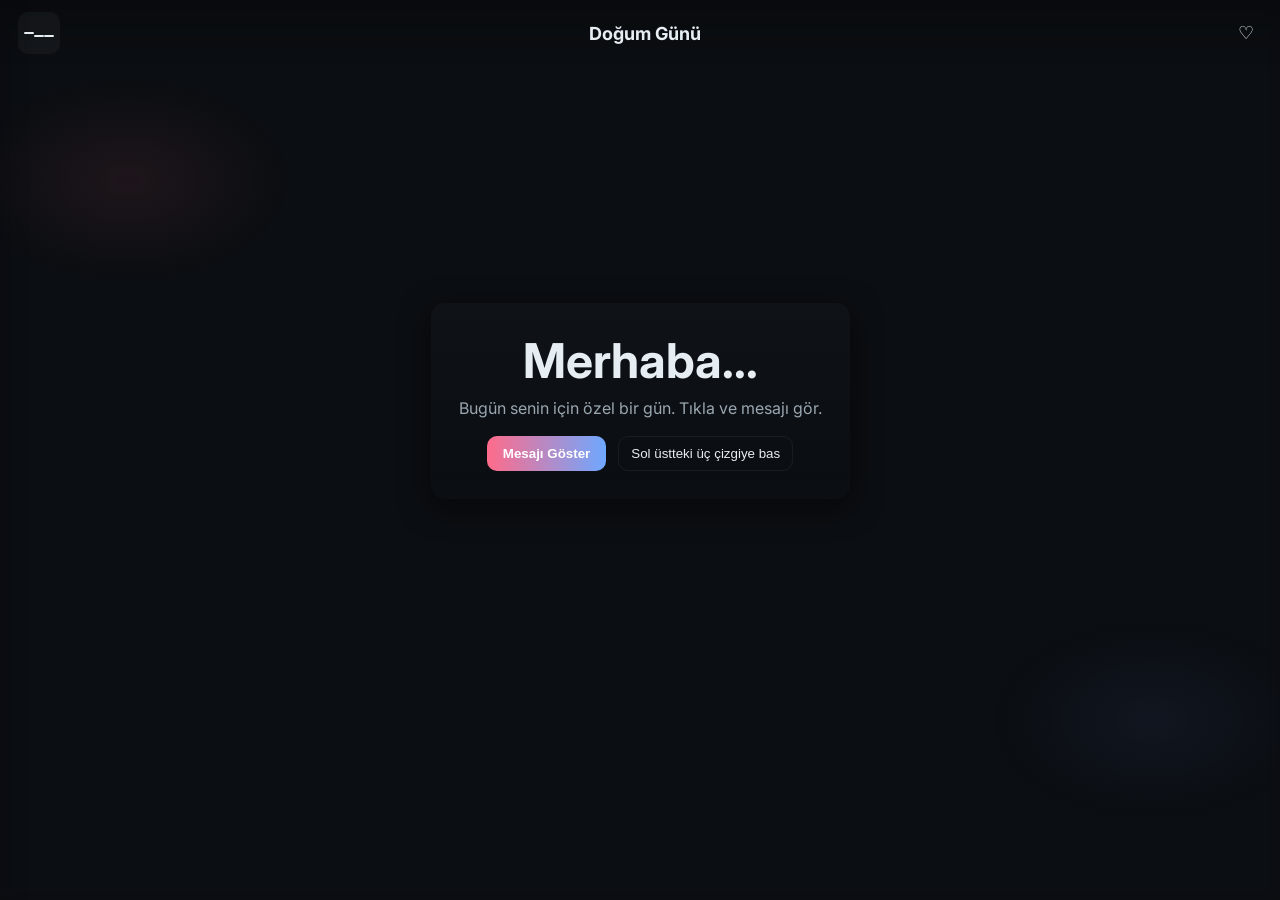
<file: index.html>
<!doctype html>
<html lang="tr">
<head>
  <meta charset="utf-8" />
  <meta name="viewport" content="width=device-width,initial-scale=1" />
  <title>Doğum Günü - Özel</title>
  <link href="https://fonts.googleapis.com/css2?family=Inter:wght@300;400;600;800&display=swap" rel="stylesheet">
  <link rel="stylesheet" href="/css/main.css">
</head>
<body>
  <div id="bg-anim"></div>
  <header class="topbar">
    <button id="hamburger" aria-label="Menüyü aç" class="hamburger" aria-expanded="false">
      <span></span><span></span><span></span>
    </button>
    <h1 id="site-title">Doğum Günü</h1>
    <button id="favorites-btn" aria-label="Favoriler" class="icon-btn">♡</button>
  </header>

  <main id="app" class="wrap">
    <section id="welcome" class="hero">
      <div class="hero-card">
        <h2 class="big">Merhaba...</h2>
        <p class="lead">Bugün senin için özel bir gün. Tıkla ve mesajı gör.</p>
        <div class="hero-actions">
          <button id="open-message" class="btn-primary">Mesajı Göster</button>
          <button id="more-hint" class="btn-ghost">Sol üstteki üç çizgiye bas</button>
        </div>
      </div>
    </section>
  </main>

  <nav id="side-menu" class="side-menu" aria-hidden="true">
    <div class="menu-inner">
      <div class="menu-header">
        <h3>Menü</h3>
        <button id="close-menu" class="close">✕</button>
      </div>
      <ul>
        <li><a href="#/siirler" data-link>Şiirler</a></li>
        <li><a href="#/itiraflar" data-link>İtiraflar</a></li>
        <li><a href="#/anilar" data-link>Anılar</a></li>
        <li><a href="#/muzikler" data-link>Müzikler</a></li>
        <li><a href="#/oyunlar" data-link>Oyunlar</a></li>
        <li><a href="#/etimoloji" data-link>Etimoloji</a></li>
        <li><a href="#/geribildirim" data-link>Geri Bildirim</a></li>
        <li><a href="#/temalar" data-link>Temalar</a></li>
      </ul>
    </div>
  </nav>

  <div id="favorites-popup" class="popup" aria-hidden="true">
    <h3>Favoriler</h3>
    <ul id="favorites-list"></ul>
    <div class="popup-foot"><button id="close-favs" class="btn-ghost">Kapat</button></div>
  </div>

  <div id="overlay" class="overlay" data-role="overlay"></div>

  <script src="/js/storage.js"></script>
  <script src="/js/games/snake.js"></script>
  <script src="/js/games/2048.js"></script>
  <script src="/js/app.js"></script>
</body>
</html>
</file>
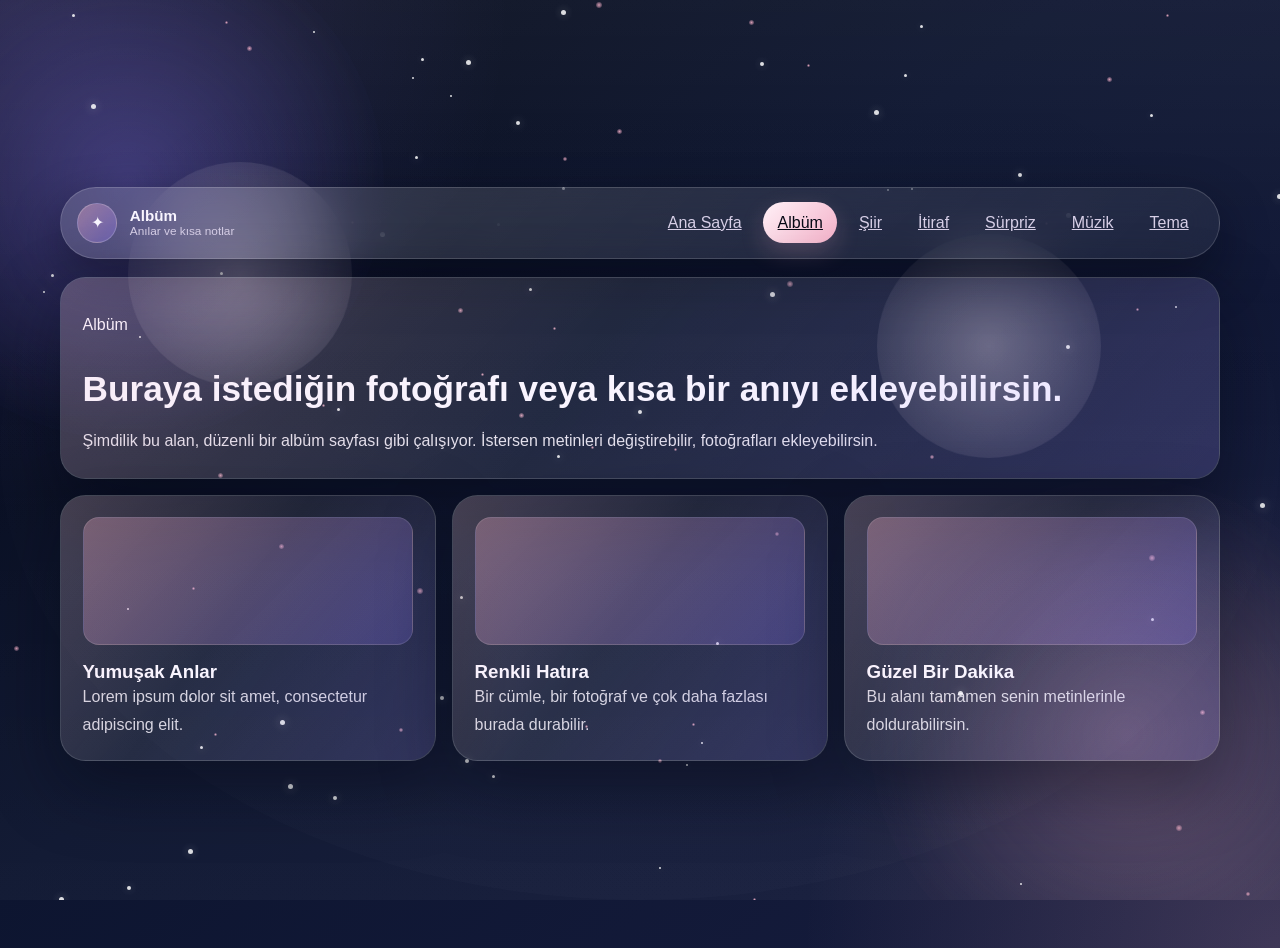
<file: album.html>
<!DOCTYPE html>
<html lang="tr">
  <head>
    <meta charset="UTF-8" />
    <meta name="viewport" content="width=device-width, initial-scale=1.0" />
    <title>Albüm - Jinda'nın Günü</title>
    <link rel="stylesheet" href="style.css" />
  </head>
  <body>
    <div class="ambient" aria-hidden="true">
      <div class="aurora aurora-one"></div>
      <div class="aurora aurora-two"></div>
      <div class="glow glow-one"></div>
      <div class="glow glow-two"></div>
      <div class="sky-overlay"></div>
    </div>

    <main class="page-shell">
      <section class="content-screen is-visible">
        <div class="app-shell">
          <header class="top-bar">
            <div class="brand">
              <span class="brand-mark">✦</span>
              <div>
                <p class="brand-title">Albüm</p>
                <p class="brand-subtitle">Anılar ve kısa notlar</p>
              </div>
            </div>
            <nav class="main-nav" aria-label="Ana menü">
              <a class="nav-link" href="index.html">Ana Sayfa</a>
              <a class="nav-link active" href="album.html">Albüm</a>
              <a class="nav-link" href="poem.html">Şiir</a>
              <a class="nav-link" href="confession.html">İtiraf</a>
              <a class="nav-link" href="surprise.html">Sürpriz</a>
              <a class="nav-link" href="music.html">Müzik</a>
              <a class="nav-link" href="theme.html">Tema</a>
            </nav>
          </header>

          <section class="panel active">
            <div class="hero-card">
              <p class="eyebrow">Albüm</p>
              <h2>Buraya istediğin fotoğrafı veya kısa bir anıyı ekleyebilirsin.</h2>
              <p class="lead">Şimdilik bu alan, düzenli bir albüm sayfası gibi çalışıyor. İstersen metinleri değiştirebilir, fotoğrafları ekleyebilirsin.</p>
            </div>

            <div class="card-grid">
              <article class="card">
                <div class="placeholder-frame"></div>
                <h3>Yumuşak Anlar</h3>
                <p>Lorem ipsum dolor sit amet, consectetur adipiscing elit.</p>
              </article>
              <article class="card">
                <div class="placeholder-frame"></div>
                <h3>Renkli Hatıra</h3>
                <p>Bir cümle, bir fotoğraf ve çok daha fazlası burada durabilir.</p>
              </article>
              <article class="card">
                <div class="placeholder-frame"></div>
                <h3>Güzel Bir Dakika</h3>
                <p>Bu alanı tamamen senin metinlerinle doldurabilirsin.</p>
              </article>
            </div>
          </section>
        </div>
      </section>
    </main>

    <script src="script.js"></script>
  </body>
</html>
</file>
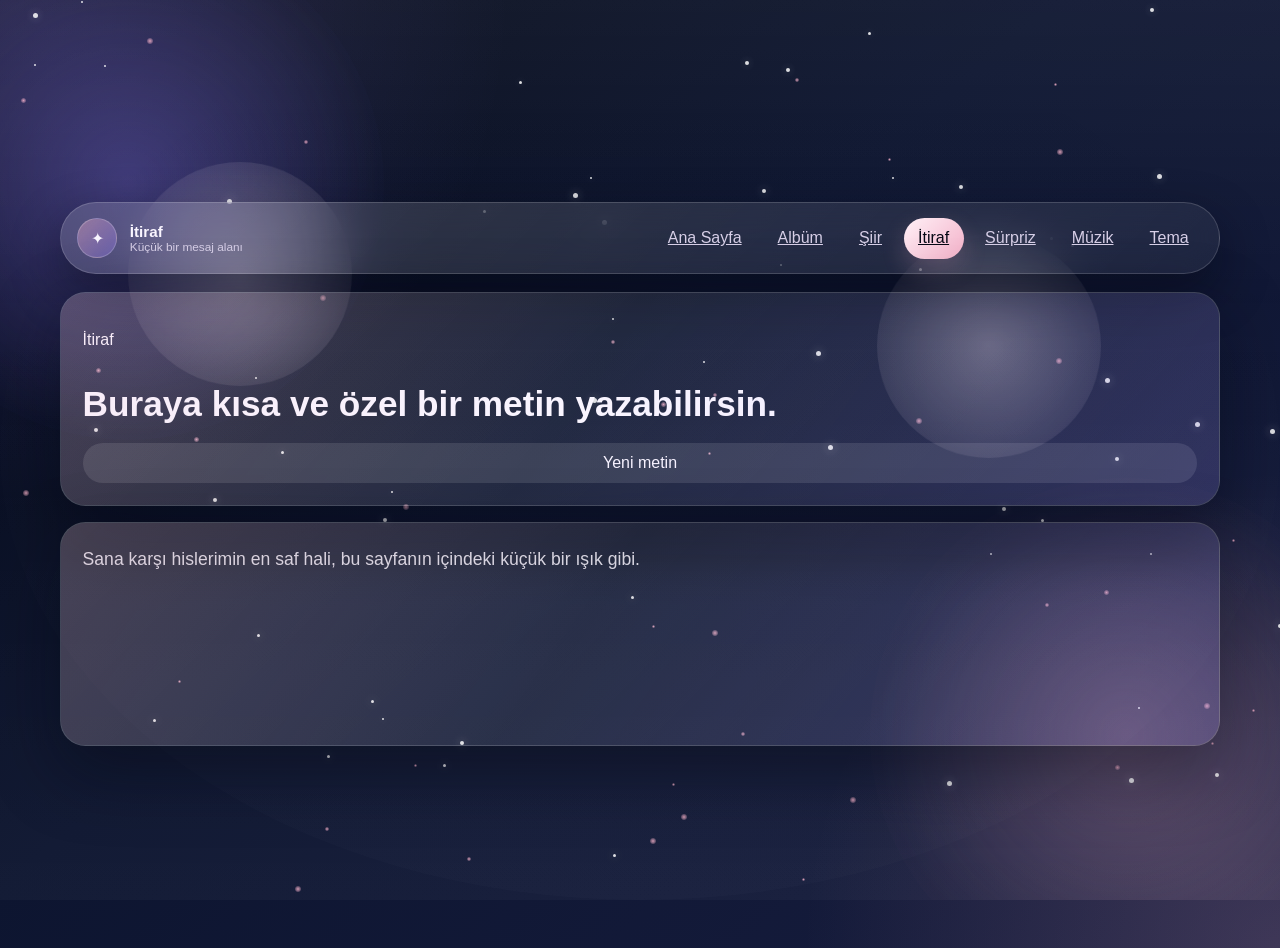
<file: confession.html>
<!DOCTYPE html>
<html lang="tr">
  <head>
    <meta charset="UTF-8" />
    <meta name="viewport" content="width=device-width, initial-scale=1.0" />
    <title>İtiraf - Jinda'nın Günü</title>
    <link rel="stylesheet" href="style.css" />
  </head>
  <body>
    <div class="ambient" aria-hidden="true">
      <div class="aurora aurora-one"></div>
      <div class="aurora aurora-two"></div>
      <div class="glow glow-one"></div>
      <div class="glow glow-two"></div>
      <div class="sky-overlay"></div>
    </div>

    <main class="page-shell">
      <section class="content-screen is-visible">
        <div class="app-shell">
          <header class="top-bar">
            <div class="brand">
              <span class="brand-mark">✦</span>
              <div>
                <p class="brand-title">İtiraf</p>
                <p class="brand-subtitle">Küçük bir mesaj alanı</p>
              </div>
            </div>
            <nav class="main-nav" aria-label="Ana menü">
              <a class="nav-link" href="index.html">Ana Sayfa</a>
              <a class="nav-link" href="album.html">Albüm</a>
              <a class="nav-link" href="poem.html">Şiir</a>
              <a class="nav-link active" href="confession.html">İtiraf</a>
              <a class="nav-link" href="surprise.html">Sürpriz</a>
              <a class="nav-link" href="music.html">Müzik</a>
              <a class="nav-link" href="theme.html">Tema</a>
            </nav>
          </header>

          <section class="panel active">
            <div class="hero-card">
              <p class="eyebrow">İtiraf</p>
              <h2>Buraya kısa ve özel bir metin yazabilirsin.</h2>
              <button id="randomConfessionButton" class="inline-button" type="button">Yeni metin</button>
            </div>

            <div class="confession-card">
              <p id="confessionText"></p>
            </div>
          </section>
        </div>
      </section>
    </main>

    <script src="script.js"></script>
  </body>
</html>
</file>
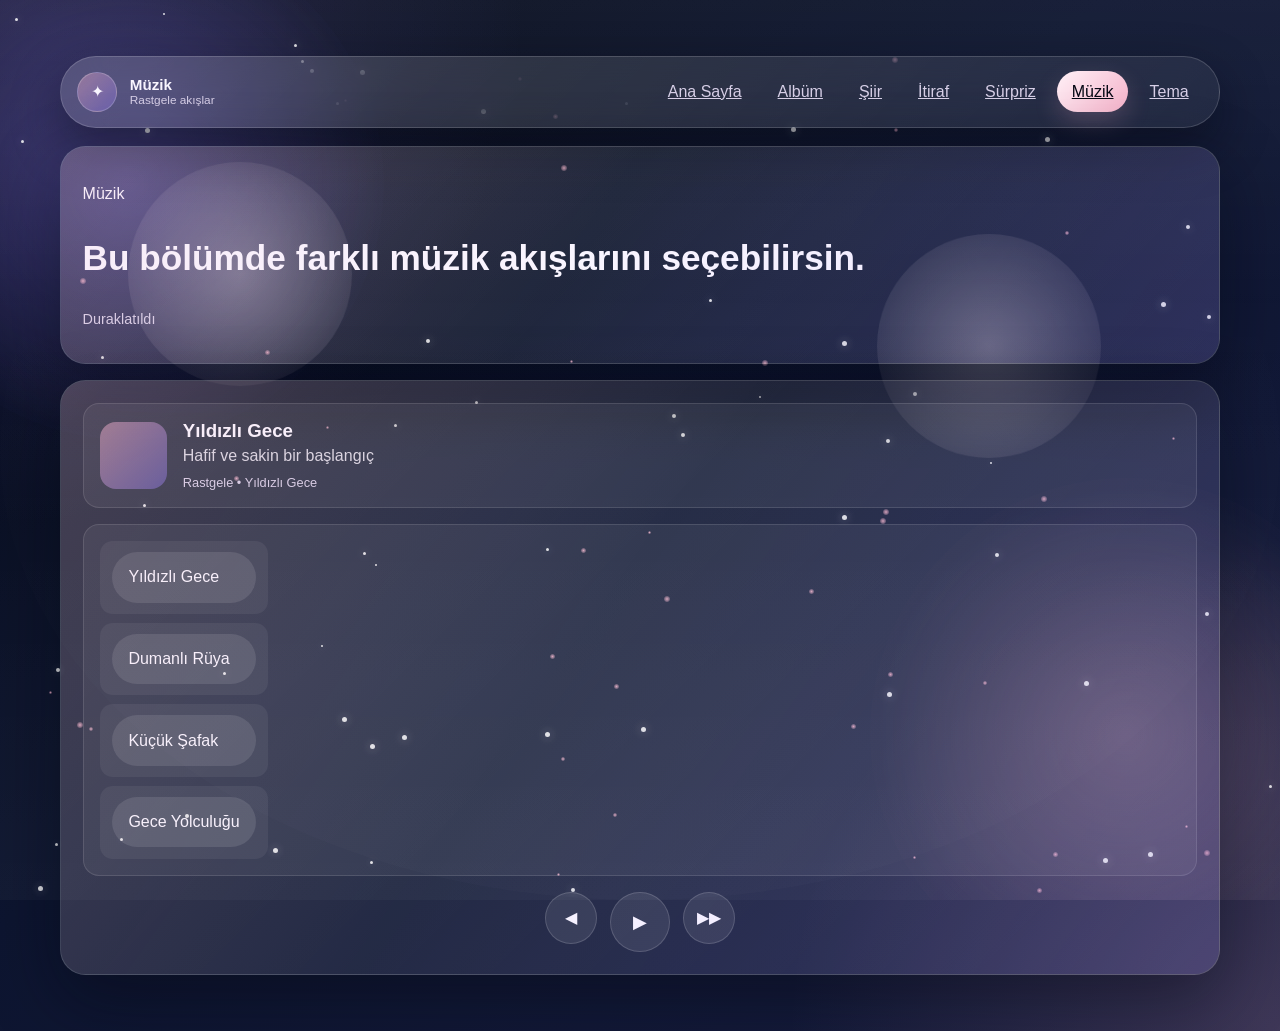
<file: music.html>
<!DOCTYPE html>
<html lang="tr">
  <head>
    <meta charset="UTF-8" />
    <meta name="viewport" content="width=device-width, initial-scale=1.0" />
    <title>Müzik - Jinda'nın Günü</title>
    <link rel="stylesheet" href="style.css" />
  </head>
  <body>
    <div class="ambient" aria-hidden="true">
      <div class="aurora aurora-one"></div>
      <div class="aurora aurora-two"></div>
      <div class="glow glow-one"></div>
      <div class="glow glow-two"></div>
      <div class="sky-overlay"></div>
    </div>

    <main class="page-shell">
      <section class="content-screen is-visible">
        <div class="app-shell">
          <header class="top-bar">
            <div class="brand">
              <span class="brand-mark">✦</span>
              <div>
                <p class="brand-title">Müzik</p>
                <p class="brand-subtitle">Rastgele akışlar</p>
              </div>
            </div>
            <nav class="main-nav" aria-label="Ana menü">
              <a class="nav-link" href="index.html">Ana Sayfa</a>
              <a class="nav-link" href="album.html">Albüm</a>
              <a class="nav-link" href="poem.html">Şiir</a>
              <a class="nav-link" href="confession.html">İtiraf</a>
              <a class="nav-link" href="surprise.html">Sürpriz</a>
              <a class="nav-link active" href="music.html">Müzik</a>
              <a class="nav-link" href="theme.html">Tema</a>
            </nav>
          </header>

          <section class="panel active">
            <div class="hero-card">
              <p class="eyebrow">Müzik</p>
              <h2>Bu bölümde farklı müzik akışlarını seçebilirsin.</h2>
              <p id="playbackStatus" class="status-text">Hazır</p>
            </div>

            <div class="music-shell">
              <div class="music-card">
                <div class="album-art"></div>
                <div>
                  <h3 id="songTitle">Yıldızlı Gece</h3>
                  <p id="songDescription">Hafif ve sakin bir başlangıç</p>
                  <span id="songMeta" class="song-meta">Rastgele • Yıldızlı Gece</span>
                </div>
              </div>

              <div class="music-card">
                <ul class="playlist-list">
                  <li><button class="playlist-option" data-track="0" type="button">Yıldızlı Gece</button></li>
                  <li><button class="playlist-option" data-track="1" type="button">Dumanlı Rüya</button></li>
                  <li><button class="playlist-option" data-track="2" type="button">Küçük Şafak</button></li>
                  <li><button class="playlist-option" data-track="3" type="button">Gece Yolculuğu</button></li>
                </ul>
              </div>

              <div class="control-row">
                <button class="control-btn" data-action="prev" type="button">◀</button>
                <button class="control-btn control-btn-play" type="button">▶</button>
                <button class="control-btn" data-action="next" type="button">▶▶</button>
              </div>
            </div>
          </section>
        </div>
      </section>
    </main>

    <script src="script.js"></script>
  </body>
</html>
</file>
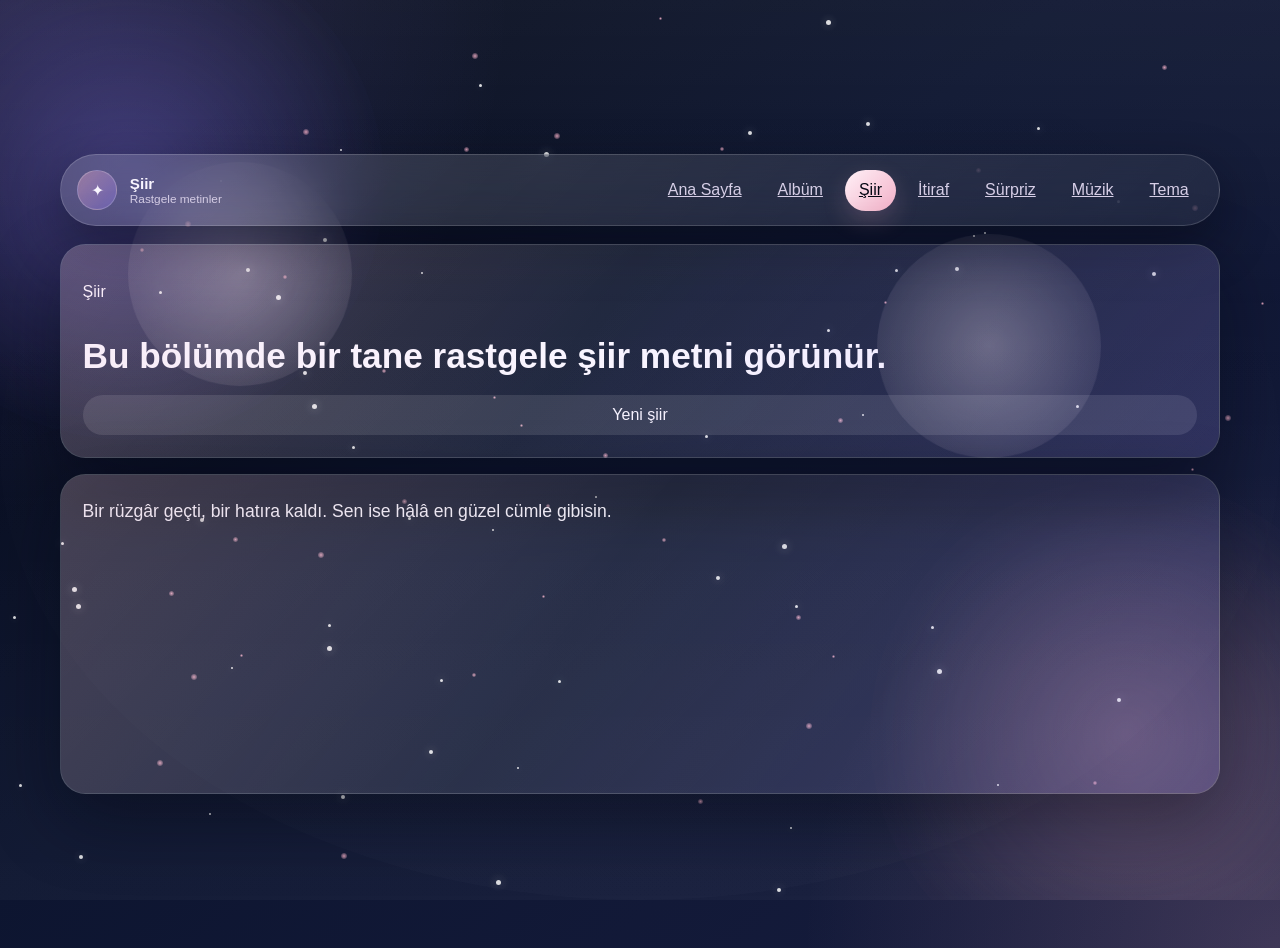
<file: poem.html>
<!DOCTYPE html>
<html lang="tr">
  <head>
    <meta charset="UTF-8" />
    <meta name="viewport" content="width=device-width, initial-scale=1.0" />
    <title>Şiir - Jinda'nın Günü</title>
    <link rel="stylesheet" href="style.css" />
  </head>
  <body>
    <div class="ambient" aria-hidden="true">
      <div class="aurora aurora-one"></div>
      <div class="aurora aurora-two"></div>
      <div class="glow glow-one"></div>
      <div class="glow glow-two"></div>
      <div class="sky-overlay"></div>
    </div>

    <main class="page-shell">
      <section class="content-screen is-visible">
        <div class="app-shell">
          <header class="top-bar">
            <div class="brand">
              <span class="brand-mark">✦</span>
              <div>
                <p class="brand-title">Şiir</p>
                <p class="brand-subtitle">Rastgele metinler</p>
              </div>
            </div>
            <nav class="main-nav" aria-label="Ana menü">
              <a class="nav-link" href="index.html">Ana Sayfa</a>
              <a class="nav-link" href="album.html">Albüm</a>
              <a class="nav-link active" href="poem.html">Şiir</a>
              <a class="nav-link" href="confession.html">İtiraf</a>
              <a class="nav-link" href="surprise.html">Sürpriz</a>
              <a class="nav-link" href="music.html">Müzik</a>
              <a class="nav-link" href="theme.html">Tema</a>
            </nav>
          </header>

          <section class="panel active">
            <div class="hero-card">
              <p class="eyebrow">Şiir</p>
              <h2>Bu bölümde bir tane rastgele şiir metni görünür.</h2>
              <button id="randomPoemButton" class="inline-button" type="button">Yeni şiir</button>
            </div>

            <div class="poem-card">
              <p id="poemText" class="poem-line"></p>
            </div>
          </section>
        </div>
      </section>
    </main>

    <script src="script.js"></script>
  </body>
</html>
</file>
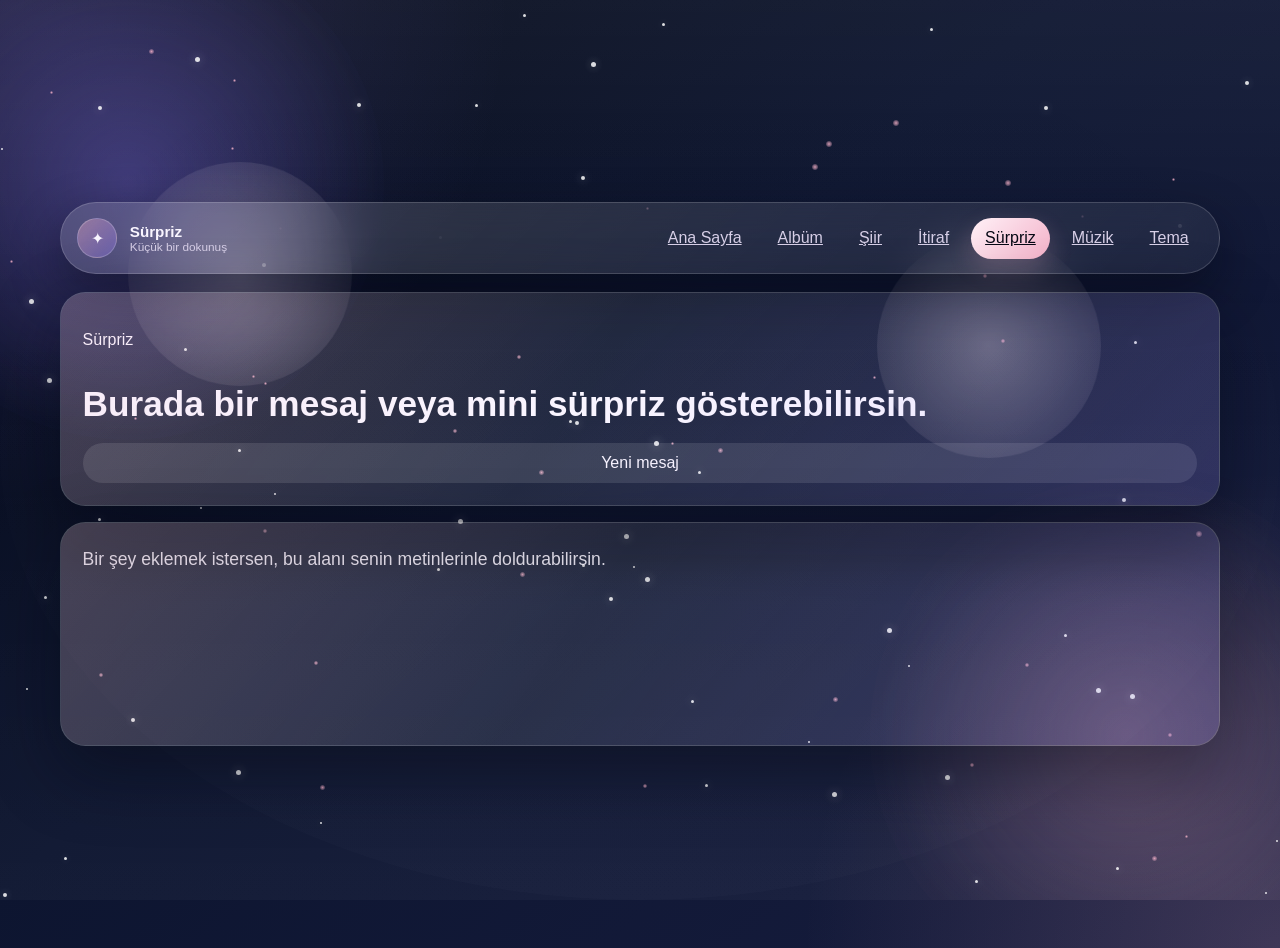
<file: surprise.html>
<!DOCTYPE html>
<html lang="tr">
  <head>
    <meta charset="UTF-8" />
    <meta name="viewport" content="width=device-width, initial-scale=1.0" />
    <title>Sürpriz - Jinda'nın Günü</title>
    <link rel="stylesheet" href="style.css" />
  </head>
  <body>
    <div class="ambient" aria-hidden="true">
      <div class="aurora aurora-one"></div>
      <div class="aurora aurora-two"></div>
      <div class="glow glow-one"></div>
      <div class="glow glow-two"></div>
      <div class="sky-overlay"></div>
    </div>

    <main class="page-shell">
      <section class="content-screen is-visible">
        <div class="app-shell">
          <header class="top-bar">
            <div class="brand">
              <span class="brand-mark">✦</span>
              <div>
                <p class="brand-title">Sürpriz</p>
                <p class="brand-subtitle">Küçük bir dokunuş</p>
              </div>
            </div>
            <nav class="main-nav" aria-label="Ana menü">
              <a class="nav-link" href="index.html">Ana Sayfa</a>
              <a class="nav-link" href="album.html">Albüm</a>
              <a class="nav-link" href="poem.html">Şiir</a>
              <a class="nav-link" href="confession.html">İtiraf</a>
              <a class="nav-link active" href="surprise.html">Sürpriz</a>
              <a class="nav-link" href="music.html">Müzik</a>
              <a class="nav-link" href="theme.html">Tema</a>
            </nav>
          </header>

          <section class="panel active">
            <div class="hero-card">
              <p class="eyebrow">Sürpriz</p>
              <h2>Burada bir mesaj veya mini sürpriz gösterebilirsin.</h2>
              <button id="randomSurpriseButton" class="inline-button" type="button">Yeni mesaj</button>
            </div>

            <div class="confession-card">
              <p id="surpriseMessage"></p>
            </div>
          </section>
        </div>
      </section>
    </main>

    <script src="script.js"></script>
  </body>
</html>
</file>
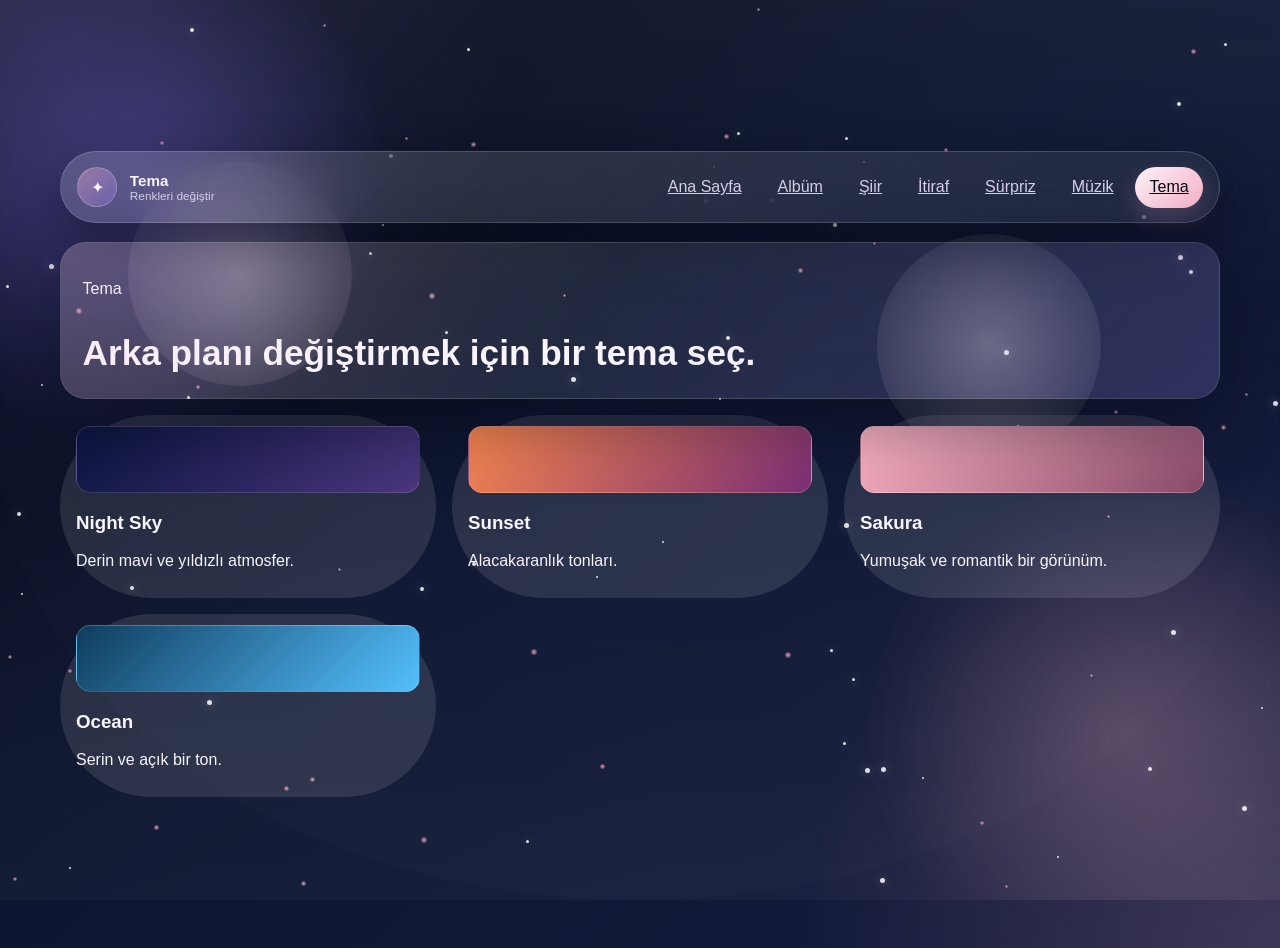
<file: theme.html>
<!DOCTYPE html>
<html lang="tr">
  <head>
    <meta charset="UTF-8" />
    <meta name="viewport" content="width=device-width, initial-scale=1.0" />
    <title>Tema - Jinda'nın Günü</title>
    <link rel="stylesheet" href="style.css" />
  </head>
  <body>
    <div class="ambient" aria-hidden="true">
      <div class="aurora aurora-one"></div>
      <div class="aurora aurora-two"></div>
      <div class="glow glow-one"></div>
      <div class="glow glow-two"></div>
      <div class="sky-overlay"></div>
    </div>

    <main class="page-shell">
      <section class="content-screen is-visible">
        <div class="app-shell">
          <header class="top-bar">
            <div class="brand">
              <span class="brand-mark">✦</span>
              <div>
                <p class="brand-title">Tema</p>
                <p class="brand-subtitle">Renkleri değiştir</p>
              </div>
            </div>
            <nav class="main-nav" aria-label="Ana menü">
              <a class="nav-link" href="index.html">Ana Sayfa</a>
              <a class="nav-link" href="album.html">Albüm</a>
              <a class="nav-link" href="poem.html">Şiir</a>
              <a class="nav-link" href="confession.html">İtiraf</a>
              <a class="nav-link" href="surprise.html">Sürpriz</a>
              <a class="nav-link" href="music.html">Müzik</a>
              <a class="nav-link active" href="theme.html">Tema</a>
            </nav>
          </header>

          <section class="panel active">
            <div class="hero-card">
              <p class="eyebrow">Tema</p>
              <h2>Arka planı değiştirmek için bir tema seç.</h2>
            </div>

            <div class="theme-grid">
              <button class="theme-option" data-theme="night" type="button">
                <div class="theme-swatch swatch-night"></div>
                <h3>Night Sky</h3>
                <p>Derin mavi ve yıldızlı atmosfer.</p>
              </button>
              <button class="theme-option" data-theme="sunset" type="button">
                <div class="theme-swatch swatch-sunset"></div>
                <h3>Sunset</h3>
                <p>Alacakaranlık tonları.</p>
              </button>
              <button class="theme-option" data-theme="sakura" type="button">
                <div class="theme-swatch swatch-sakura"></div>
                <h3>Sakura</h3>
                <p>Yumuşak ve romantik bir görünüm.</p>
              </button>
              <button class="theme-option" data-theme="ocean" type="button">
                <div class="theme-swatch swatch-ocean"></div>
                <h3>Ocean</h3>
                <p>Serin ve açık bir ton.</p>
              </button>
            </div>
          </section>
        </div>
      </section>
    </main>

    <script src="script.js"></script>
  </body>
</html>
</file>
<file: css/main.css>
/* main.css - gelişmiş stil, animasyonlar, tema değişkenleri */
:root{
  --bg:#0b0e12;
  --card:#0f1418;
  --muted:#9aa7b0;
  --text:#e6eef3;
  --accent:#ff6b8a;
  --glass: rgba(255,255,255,0.04);
}
*{box-sizing:border-box}
html,body{height:100%}
body{margin:0;font-family:'Inter',system-ui,-apple-system,"Segoe UI",Roboto,Arial;color:var(--text);background:var(--bg);-webkit-font-smoothing:antialiased;overscroll-behavior-y:none}
.wrap{padding:20px;max-width:980px;margin:0 auto}
#bg-anim{position:fixed;inset:0;z-index:-1;background:radial-gradient(ellipse at 10% 20%, rgba(255,110,140,0.08), transparent 10%), radial-gradient(ellipse at 90% 80%, rgba(110,150,255,0.06), transparent 10%);backdrop-filter:blur(6px);animation:moveBg 18s linear infinite}
@keyframes moveBg{0%{background-position:0% 0% , 100% 100%}50%{background-position:30% 70% , 70% 30%}100%{background-position:0% 0% , 100% 100%}}
.topbar{display:flex;align-items:center;justify-content:space-between;padding:12px 18px;background:linear-gradient(180deg,rgba(0,0,0,0.2),transparent);position:sticky;top:0;z-index:50}
.hamburger{width:42px;height:42px;border-radius:10px;border:0;background:var(--glass);display:flex;align-items:center;justify-content:center;cursor:pointer}
.hamburger span{display:block;width:18px;height:2px;background:var(--text);border-radius:2px;transition:all .28s ease}
.hamburger span + span{margin-top:5px}
.hamburger.open span:nth-child(1){transform:translateY(7px) rotate(45deg)}
.hamburger.open span:nth-child(2){opacity:0}
.hamburger.open span:nth-child(3){transform:translateY(-7px) rotate(-45deg)}
.icon-btn{background:transparent;border:0;color:var(--text);font-size:18px;padding:8px;border-radius:8px;cursor:pointer}
#site-title{margin:0;font-weight:700;font-size:18px}
.hero{display:flex;align-items:center;justify-content:center;height:70vh}
.hero-card{background:linear-gradient(180deg, rgba(255,255,255,0.02), transparent);border-radius:14px;padding:28px;box-shadow:0 8px 30px rgba(0,0,0,0.5);max-width:720px;text-align:center}
.big{font-size:48px;margin:0 0 8px}
.lead{color:var(--muted);margin:0 0 18px}
.hero-actions{display:flex;gap:12px;justify-content:center}
.btn-primary{background:linear-gradient(90deg,var(--accent),#6ea8ff);color:#fff;border:0;padding:10px 16px;border-radius:10px;cursor:pointer;font-weight:600}
.btn-ghost{background:transparent;border:1px solid rgba(255,255,255,0.06);padding:8px 12px;border-radius:10px;color:var(--text);cursor:pointer}
.side-menu{position:fixed;left:0;top:0;height:100%;width:320px;background:linear-gradient(180deg,var(--card),rgba(0,0,0,0.2));padding:20px;box-shadow:2px 0 40px rgba(0,0,0,0.6);z-index:100;transform:translateX(-110%);transition:transform .36s cubic-bezier(.2,.9,.3,1)}
.side-menu.open{transform:translateX(0)}
.menu-header{display:flex;align-items:center;justify-content:space-between}
.menu-header h3{margin:0}
.menu-inner ul{list-style:none;padding:14px 0 0;margin:0}
.menu-inner li{margin:12px 0}
.menu-inner a{color:var(--text);text-decoration:none;font-weight:600;padding:8px 10px;display:inline-block;border-radius:8px}
.menu-inner a:hover{background:rgba(255,255,255,0.02)}
.popup{position:fixed;right:22px;top:80px;background:var(--card);padding:14px;border-radius:12px;box-shadow:0 12px 40px rgba(0,0,0,0.6);z-index:110;display:none}
.popup[aria-hidden="false"]{display:block}
.overlay{position:fixed;inset:0;background:rgba(0,0,0,0.45);z-index:90;display:none}
.overlay.active{display:block}
.card{background:linear-gradient(180deg,rgba(255,255,255,0.02),transparent);padding:16px;border-radius:10px;margin:12px 0}
button.heart{background:transparent;border:1px solid rgba(255,255,255,0.06);color:var(--text);padding:8px 12px;border-radius:8px;cursor:pointer}
button.heart.fav{background:#ff4d6d;border-color:#ff4d6d;color:#fff}
/* content */
.content h2{margin-top:0}
pre{white-space:pre-wrap}
/* responsive */
@media(max-width:720px){.big{font-size:38px}.side-menu{width:86%}}
</file>
<file: style.css>
:root {
  color-scheme: dark;
  --bg-deep: #040814;
  --bg-mid: #0d1530;
  --bg-soft: #171d3f;
  --text-main: #f9f5ff;
  --text-muted: #d7cfe7;
  --accent-pink: #f3b0c8;
  --accent-purple: #8f7bff;
  --accent-spark: #fff1f7;
  --surface: rgba(255, 255, 255, 0.08);
  --surface-strong: rgba(255, 255, 255, 0.14);
  --line: rgba(255, 255, 255, 0.16);
  --shadow: rgba(4, 6, 18, 0.46);
  --radius-lg: clamp(1.25rem, 2vw, 1.8rem);
  --radius-sm: 1rem;
  --container-width: min(100%, 1160px);
}

* {
  box-sizing: border-box;
}

html {
  scroll-behavior: smooth;
}

body {
  margin: 0;
  min-height: 100vh;
  overflow-x: hidden;
  font-family: "Poppins", sans-serif;
  background:
    radial-gradient(circle at top left, rgba(143, 123, 255, 0.2), transparent 32%),
    radial-gradient(circle at bottom right, rgba(243, 176, 200, 0.18), transparent 30%),
    linear-gradient(140deg, var(--bg-deep) 0%, var(--bg-mid) 44%, var(--bg-soft) 100%);
  color: var(--text-main);
  -webkit-font-smoothing: antialiased;
  text-rendering: optimizeLegibility;
}

body::before {
  content: "";
  position: fixed;
  inset: 0;
  background: linear-gradient(180deg, rgba(255, 255, 255, 0.05), transparent 35%, rgba(255, 255, 255, 0.03));
  pointer-events: none;
}

.ambient,
.cursor-glow,
.page-shell {
  position: fixed;
  inset: 0;
}

.ambient {
  overflow: hidden;
  pointer-events: none;
  z-index: 0;
}

.aurora,
.glow,
.sky-overlay {
  position: absolute;
  border-radius: 50%;
}

.aurora {
  width: clamp(16rem, 48vw, 32rem);
  aspect-ratio: 1;
  opacity: 0.62;
  mix-blend-mode: screen;
  animation: drift 18s ease-in-out infinite alternate;
  will-change: transform;
}

.aurora-one {
  top: -8%;
  left: -10%;
  background: radial-gradient(circle, rgba(143, 123, 255, 0.52), rgba(143, 123, 255, 0.02) 70%);
}

.aurora-two {
  bottom: -10%;
  right: -8%;
  background: radial-gradient(circle, rgba(243, 176, 200, 0.38), rgba(243, 176, 200, 0.02) 68%);
  animation-duration: 22s;
}

.glow {
  width: clamp(8rem, 24vw, 14rem);
  aspect-ratio: 1;
  background: radial-gradient(circle, rgba(255, 241, 247, 0.32), rgba(255, 241, 247, 0));
  animation: pulse 7s ease-in-out infinite;
  will-change: transform, opacity;
}

.glow-one {
  top: 18%;
  left: 10%;
}

.glow-two {
  right: 14%;
  top: 26%;
  animation-delay: -3s;
}

.sky-overlay {
  inset: 0;
  background-image: linear-gradient(transparent 0%, rgba(255, 255, 255, 0.02) 100%);
  opacity: 0.8;
}

.cursor-glow {
  pointer-events: none;
  z-index: 1;
  mix-blend-mode: screen;
}

.cursor-glow::before {
  content: "";
  position: absolute;
  width: clamp(8rem, 20vw, 12rem);
  aspect-ratio: 1;
  border-radius: 50%;
  transform: translate(-50%, -50%);
  background: radial-gradient(circle, rgba(255, 255, 255, 0.22), transparent 72%);
  opacity: 0.7;
}

.page-shell {
  position: relative;
  z-index: 2;
  display: grid;
  place-items: center;
  padding: clamp(0.9rem, 2vw, 1.5rem);
}

.intro-screen,
.content-screen {
  width: 100%;
  min-height: 100vh;
  display: grid;
  place-items: center;
  padding: clamp(1rem, 3vw, 2rem);
}

.intro-content {
  text-align: center;
  display: grid;
  gap: clamp(1rem, 2.4vh, 1.5rem);
  justify-items: center;
  width: min(100%, 30rem);
}

.intro-kicker {
  margin: 0;
  font-size: 0.82rem;
  text-transform: uppercase;
  letter-spacing: 0.34em;
  color: var(--text-muted);
}

.intro-title {
  margin: 0;
  font-size: clamp(2.7rem, 8vw, 5rem);
  font-weight: 600;
  letter-spacing: 0.04em;
  color: var(--text-main);
  opacity: 0;
  transform: translate3d(0, -1rem, 0) scale(0.95);
  transition: opacity 1.1s cubic-bezier(0.22, 1, 0.36, 1), transform 1.1s cubic-bezier(0.22, 1, 0.36, 1);
  text-shadow: 0 0 30px rgba(255, 255, 255, 0.12);
}

.intro-title.is-visible {
  opacity: 1;
  transform: translate3d(0, 0, 0) scale(1);
}

.intro-copy {
  margin: 0;
  max-width: 28rem;
  line-height: 1.8;
  font-size: clamp(1rem, 2.2vw, 1.08rem);
  color: rgba(249, 245, 255, 0.9);
}

.intro-button {
  appearance: none;
  border: 1px solid #ffffff;
  border-radius: 999px;
  padding: 0.95rem 1.85rem;
  min-width: clamp(8.5rem, 28vw, 10.5rem);
  font: inherit;
  font-weight: 600;
  color: #050814;
  background: #ffffff;
  cursor: pointer;
  box-shadow: 0 14px 42px rgba(0, 0, 0, 0.28);
  transition: transform 240ms ease, box-shadow 240ms ease, background-color 520ms ease, color 520ms ease, border-color 520ms ease;
  transform: translateZ(0);
  will-change: transform;
  position: relative;
  overflow: hidden;
}

.intro-button::after {
  content: "";
  position: absolute;
  inset: 0;
  border-radius: inherit;
  background: linear-gradient(90deg, transparent, rgba(255, 255, 255, 0.24), transparent);
  transform: translateX(-140%);
  transition: transform 560ms ease;
}

.intro-button:hover::after,
.intro-button:focus-visible::after {
  transform: translateX(140%);
}

.intro-button:hover,
.intro-button:focus-visible {
  transform: scale(1.03);
  box-shadow: 0 16px 48px rgba(0, 0, 0, 0.32);
}

.intro-button:active {
  transform: scale(0.98);
}

.intro-button.is-alt {
  background: #050814;
  color: #f9f5ff;
  border-color: #f9f5ff;
}

.intro-screen.is-faded {
  opacity: 0;
  transform: translateY(8px) scale(0.985);
  transition: opacity 700ms ease, transform 700ms ease;
  pointer-events: none;
}

.content-screen {
  opacity: 0;
  transform: translateY(24px);
  transition: opacity 900ms ease, transform 900ms ease;
}

.content-screen.is-visible {
  opacity: 1;
  transform: translateY(0);
}

.content-screen[hidden] {
  display: none !important;
}

.app-shell {
  width: var(--container-width);
  display: grid;
  gap: 1.15rem;
}

.top-bar {
  display: flex;
  align-items: center;
  justify-content: space-between;
  gap: 1rem;
  padding: 0.9rem 1rem;
  border-radius: 999px;
  background: linear-gradient(135deg, rgba(255, 255, 255, 0.16), rgba(255, 255, 255, 0.06));
  border: 1px solid var(--line);
  box-shadow: 0 20px 50px var(--shadow);
  backdrop-filter: blur(20px);
  -webkit-backdrop-filter: blur(20px);
}

.brand {
  display: flex;
  align-items: center;
  gap: 0.8rem;
}

.brand-mark {
  display: grid;
  place-items: center;
  width: 2.5rem;
  height: 2.5rem;
  border-radius: 50%;
  background: linear-gradient(135deg, rgba(243, 176, 200, 0.42), rgba(143, 123, 255, 0.34));
  border: 1px solid rgba(255, 255, 255, 0.2);
  font-size: 1rem;
}

.brand-title,
.brand-subtitle {
  margin: 0;
}

.brand-title {
  font-size: 0.95rem;
  font-weight: 600;
}

.brand-subtitle {
  font-size: 0.74rem;
  color: var(--text-muted);
}

.nav-toggle {
  display: none;
  align-items: center;
  justify-content: center;
  flex-direction: column;
  gap: 0.24rem;
  width: 2.7rem;
  height: 2.7rem;
  border-radius: 50%;
  border: 1px solid var(--line);
  background: rgba(255, 255, 255, 0.08);
  color: var(--text-main);
  cursor: pointer;
}

.nav-toggle span {
  width: 1.05rem;
  height: 2px;
  border-radius: 999px;
  background: currentColor;
  transition: transform 240ms ease, opacity 240ms ease;
}

.nav-toggle.is-open span:nth-child(1) {
  transform: translateY(6px) rotate(45deg);
}

.nav-toggle.is-open span:nth-child(2) {
  opacity: 0;
}

.nav-toggle.is-open span:nth-child(3) {
  transform: translateY(-6px) rotate(-45deg);
}

.main-nav {
  display: flex;
  align-items: center;
  gap: 0.45rem;
  flex-wrap: wrap;
}

.nav-link {
  appearance: none;
  border: 0;
  padding: 0.72rem 0.9rem;
  border-radius: 999px;
  font: inherit;
  color: var(--text-muted);
  background: transparent;
  cursor: pointer;
  transition: background-color 240ms ease, color 240ms ease, transform 240ms ease;
}

.nav-link:hover,
.nav-link:focus-visible {
  color: var(--text-main);
  background: rgba(255, 255, 255, 0.08);
  transform: translateY(-1px);
}

.nav-link.active {
  color: #050814;
  background: linear-gradient(135deg, var(--accent-spark), var(--accent-pink));
  box-shadow: 0 10px 25px rgba(243, 176, 200, 0.2);
}

.panel {
  display: none;
  gap: 1rem;
  animation: fadeSlide 500ms ease both;
}

.panel.active {
  display: grid;
}

.section-heading {
  display: grid;
  gap: 0.3rem;
  margin-top: 0.3rem;
}

.section-heading h2 {
  margin: 0;
  font-size: clamp(1.4rem, 3.5vw, 2rem);
  line-height: 1.25;
}

.hero-card,
.stack-card,
.card,
.poem-card,
.confession-card,
.music-shell,
.theme-card {
  position: relative;
  padding: clamp(1rem, 2.2vw, 1.35rem);
  border-radius: var(--radius-lg);
  background: linear-gradient(135deg, rgba(255, 255, 255, 0.12), rgba(255, 255, 255, 0.05));
  border: 1px solid var(--line);
  box-shadow: 0 24px 70px var(--shadow);
  backdrop-filter: blur(18px);
  -webkit-backdrop-filter: blur(18px);
  overflow: hidden;
}

.hero-card::before,
.card::before,
.poem-card::before,
.confession-card::before,
.music-shell::before,
.theme-card::before {
  content: "";
  position: absolute;
  inset: 0;
  background: linear-gradient(125deg, rgba(243, 176, 200, 0.14), transparent 45%, rgba(143, 123, 255, 0.15));
  pointer-events: none;
}

.hero-card {
  display: grid;
  gap: 1rem;
}

.hero-card h2 {
  margin: 0;
  font-size: clamp(1.45rem, 4vw, 2.2rem);
  line-height: 1.3;
}

.lead {
  margin: 0;
  line-height: 1.8;
  color: rgba(249, 245, 255, 0.9);
}

.pill-row {
  display: flex;
  gap: 0.65rem;
  flex-wrap: wrap;
}

.pill {
  display: inline-flex;
  align-items: center;
  padding: 0.55rem 0.8rem;
  border-radius: 999px;
  background: rgba(255, 255, 255, 0.1);
  color: var(--text-main);
  font-size: 0.85rem;
  border: 1px solid rgba(255, 255, 255, 0.12);
}

.stack-card {
  display: grid;
  gap: 0.9rem;
}

.stack-card h3,
.card h3,
.music-card h3,
.theme-card h3 {
  margin: 0;
}

.stack-card p,
.card p,
.confession-card p,
.theme-card p,
.music-card p,
.playlist-list {
  margin: 0;
  color: rgba(249, 245, 255, 0.84);
  line-height: 1.75;
}

.mini-list {
  display: grid;
  gap: 0.75rem;
}

.mini-item {
  display: flex;
  justify-content: space-between;
  gap: 0.8rem;
  align-items: center;
  padding: 0.75rem 0.9rem;
  border-radius: 0.85rem;
  background: rgba(255, 255, 255, 0.06);
  border: 1px solid rgba(255, 255, 255, 0.12);
}

.mini-item strong {
  font-size: 0.95rem;
}

.mini-item span {
  font-size: 0.8rem;
  color: var(--text-muted);
}

.card-grid,
.surprise-grid,
.theme-grid {
  display: grid;
  gap: 1rem;
  grid-template-columns: repeat(3, minmax(0, 1fr));
}

.card,
.theme-card {
  transition: transform 240ms ease, border-color 240ms ease, box-shadow 240ms ease;
}

.card:hover,
.theme-card:hover,
.control-btn:hover,
.mute-toggle:hover {
  transform: translateY(-5px);
  border-color: rgba(255, 255, 255, 0.24);
  box-shadow: 0 28px 80px rgba(0, 0, 0, 0.26);
}

.placeholder-frame {
  height: 8rem;
  border-radius: 1rem;
  margin-bottom: 0.95rem;
  background: linear-gradient(135deg, rgba(243, 176, 200, 0.32), rgba(143, 123, 255, 0.24));
  border: 1px solid rgba(255, 255, 255, 0.12);
}

.poem-card {
  min-height: 20rem;
}

.poem-scroll {
  max-height: 16rem;
  overflow: auto;
  padding-right: 0.5rem;
  display: grid;
  gap: 0.8rem;
}

.poem-line {
  margin: 0;
  font-size: clamp(1rem, 2vw, 1.1rem);
  line-height: 1.8;
  color: rgba(249, 245, 255, 0.94);
}

.confession-card {
  display: grid;
  gap: 0.8rem;
  min-height: 14rem;
}

.confession-card p {
  font-size: clamp(1rem, 2vw, 1.1rem);
}

.music-shell {
  display: grid;
  gap: 1rem;
}

.music-card {
  display: flex;
  align-items: center;
  gap: 1rem;
  padding: 1rem;
  border-radius: 1rem;
  background: rgba(255, 255, 255, 0.06);
  border: 1px solid rgba(255, 255, 255, 0.12);
}

.album-art {
  width: 4.2rem;
  height: 4.2rem;
  border-radius: 1rem;
  background: linear-gradient(135deg, rgba(243, 176, 200, 0.5), rgba(143, 123, 255, 0.42));
  flex-shrink: 0;
}

.song-meta {
  display: inline-block;
  margin-top: 0.35rem;
  font-size: 0.8rem;
  color: var(--text-muted);
}

.playlist-list {
  list-style: none;
  padding: 0;
  display: grid;
  gap: 0.55rem;
}

.playlist-list li {
  padding: 0.7rem 0.8rem;
  border-radius: 0.8rem;
  background: rgba(255, 255, 255, 0.06);
}

.control-row {
  display: flex;
  justify-content: center;
  gap: 0.8rem;
  flex-wrap: wrap;
}

.control-btn {
  appearance: none;
  width: 3.25rem;
  height: 3.25rem;
  border-radius: 50%;
  border: 1px solid rgba(255, 255, 255, 0.16);
  background: rgba(255, 255, 255, 0.09);
  color: var(--text-main);
  font-size: 1rem;
  cursor: pointer;
  transition: transform 240ms ease, border-color 240ms ease, box-shadow 240ms ease;
}

.control-btn-play {
  width: 3.8rem;
  height: 3.8rem;
  font-size: 1.15rem;
}

.theme-grid {
  grid-template-columns: repeat(3, minmax(0, 1fr));
}

.theme-card {
  display: grid;
  gap: 0.85rem;
}

.theme-swatch {
  height: 4.2rem;
  border-radius: 0.9rem;
  border: 1px solid rgba(255, 255, 255, 0.16);
}

.swatch-night {
  background: linear-gradient(135deg, #0b1540, #4b367f);
}

.swatch-purple {
  background: linear-gradient(135deg, #4f2f7d, #c483ff);
}

.swatch-sakura {
  background: linear-gradient(135deg, #ffb7c6, #8a4a6a);
}

.swatch-galaxy {
  background: linear-gradient(135deg, #0e1f3f, #6e3d7b 55%, #f6b254);
}

.swatch-sunset {
  background: linear-gradient(135deg, #ff8b4f, #7b2e78);
}

.swatch-ocean {
  background: linear-gradient(135deg, #0f3c5c, #54c0ff);
}

.mute-toggle {
  position: fixed;
  right: clamp(1rem, 3vw, 1.4rem);
  bottom: clamp(1rem, 3vw, 1.4rem);
  z-index: 4;
  width: 3.25rem;
  height: 3.25rem;
  border-radius: 50%;
  border: 1px solid rgba(255, 255, 255, 0.18);
  background: linear-gradient(135deg, rgba(255, 255, 255, 0.18), rgba(255, 255, 255, 0.08));
  color: var(--text-main);
  cursor: pointer;
  display: grid;
  place-items: center;
  backdrop-filter: blur(16px);
  -webkit-backdrop-filter: blur(16px);
  box-shadow: 0 18px 40px rgba(0, 0, 0, 0.28);
  transition: transform 240ms ease, box-shadow 240ms ease;
}

.mute-toggle.is-muted .mute-icon {
  opacity: 0.7;
}

.star,
.particle {
  position: absolute;
  pointer-events: none;
  border-radius: 999px;
  opacity: 0.9;
  will-change: transform, opacity;
}

.star {
  width: var(--size, 0.18rem);
  height: var(--size, 0.18rem);
  background: rgba(255, 255, 255, 0.95);
  box-shadow: 0 0 10px rgba(255, 255, 255, 0.42);
  animation: twinkle 4s ease-in-out infinite;
  animation-delay: var(--delay, 0s);
}

.particle {
  width: clamp(0.18rem, 0.6vw, 0.32rem);
  height: clamp(0.18rem, 0.6vw, 0.32rem);
  background: radial-gradient(circle, rgba(243, 176, 200, 0.95), rgba(143, 123, 255, 0));
  filter: blur(0.2px);
  animation: driftParticle 10s linear infinite;
}

@keyframes drift {
  from {
    transform: translate3d(0, 0, 0) rotate(0deg) scale(1);
  }
  to {
    transform: translate3d(3vw, 4vh, 0) rotate(24deg) scale(1.08);
  }
}

@keyframes pulse {
  0%,
  100% {
    transform: scale(0.9);
    opacity: 0.7;
  }
  50% {
    transform: scale(1.08);
    opacity: 0.95;
  }
}

@keyframes twinkle {
  0%,
  100% {
    transform: scale(0.7);
    opacity: 0.4;
  }
  50% {
    transform: scale(1.15);
    opacity: 1;
  }
}

@keyframes driftParticle {
  0% {
    transform: translate3d(0, 0, 0) scale(0.8);
    opacity: 0.2;
  }
  50% {
    transform: translate3d(2vw, -1.1vh, 0) scale(1.1);
    opacity: 0.75;
  }
  100% {
    transform: translate3d(4vw, -2.4vh, 0) scale(0.85);
    opacity: 0.2;
  }
}

@keyframes fadeSlide {
  from {
    opacity: 0;
    transform: translateY(10px);
  }
  to {
    opacity: 1;
    transform: translateY(0);
  }
}

body[data-theme="night"] {
  --bg-deep: #040814;
  --bg-mid: #0d1530;
  --bg-soft: #171d3f;
}

body[data-theme="sunset"] {
  --bg-deep: #241018;
  --bg-mid: #5b2d39;
  --bg-soft: #a04b3f;
}

body[data-theme="sakura"] {
  --bg-deep: #24111d;
  --bg-mid: #70384c;
  --bg-soft: #c76f8d;
}

body[data-theme="ocean"] {
  --bg-deep: #041321;
  --bg-mid: #0f4c6d;
  --bg-soft: #59a7c5;
}

.quick-grid {
  display: grid;
  gap: 0.8rem;
  grid-template-columns: repeat(2, minmax(0, 1fr));
}

.page-link-card {
  display: grid;
  gap: 0.3rem;
  padding: 0.95rem 1rem;
  border-radius: 1rem;
  background: rgba(255, 255, 255, 0.07);
  border: 1px solid rgba(255, 255, 255, 0.14);
  color: var(--text-main);
  text-decoration: none;
  transition: transform 220ms ease, border-color 220ms ease;
}

.page-link-card:hover,
.page-link-card:focus-visible {
  transform: translateY(-3px);
  border-color: rgba(255, 255, 255, 0.28);
}

.page-link-card span {
  font-size: 0.86rem;
  color: var(--text-muted);
}

.inline-button,
.playlist-option,
.theme-option,
.page-action {
  border: 0;
  border-radius: 999px;
  padding: 0.7rem 1rem;
  font: inherit;
  cursor: pointer;
  color: var(--text-main);
  background: rgba(255, 255, 255, 0.11);
  transition: background-color 220ms ease, transform 220ms ease;
}

.inline-button:hover,
.playlist-option:hover,
.theme-option:hover,
.page-action:hover {
  transform: translateY(-2px);
  background: rgba(255, 255, 255, 0.18);
}

.playlist-option {
  width: 100%;
  text-align: left;
}

.status-text {
  color: var(--text-muted);
  font-size: 0.9rem;
}

.theme-option {
  width: 100%;
  text-align: left;
}

@media (max-width: 860px) {
  .card-grid,
  .surprise-grid,
  .theme-grid,
  .quick-grid {
    grid-template-columns: repeat(2, minmax(0, 1fr));
  }
}

@media (max-width: 700px) {
  .top-bar {
    flex-wrap: wrap;
    border-radius: 1.4rem;
  }

  .nav-toggle {
    display: inline-flex;
  }

  .main-nav {
    display: none;
    width: 100%;
    flex-direction: column;
    align-items: stretch;
    padding-top: 0.4rem;
  }

  .main-nav.is-open {
    display: flex;
  }

  .nav-link {
    width: 100%;
    text-align: left;
  }

  .card-grid,
  .surprise-grid,
  .theme-grid {
    grid-template-columns: 1fr;
  }
}

@media (prefers-reduced-motion: reduce) {
  *,
  *::before,
  *::after {
    animation-duration: 0.01ms !important;
    animation-iteration-count: 1 !important;
    transition-duration: 0.01ms !important;
    scroll-behavior: auto !important;
  }
}
</file>
